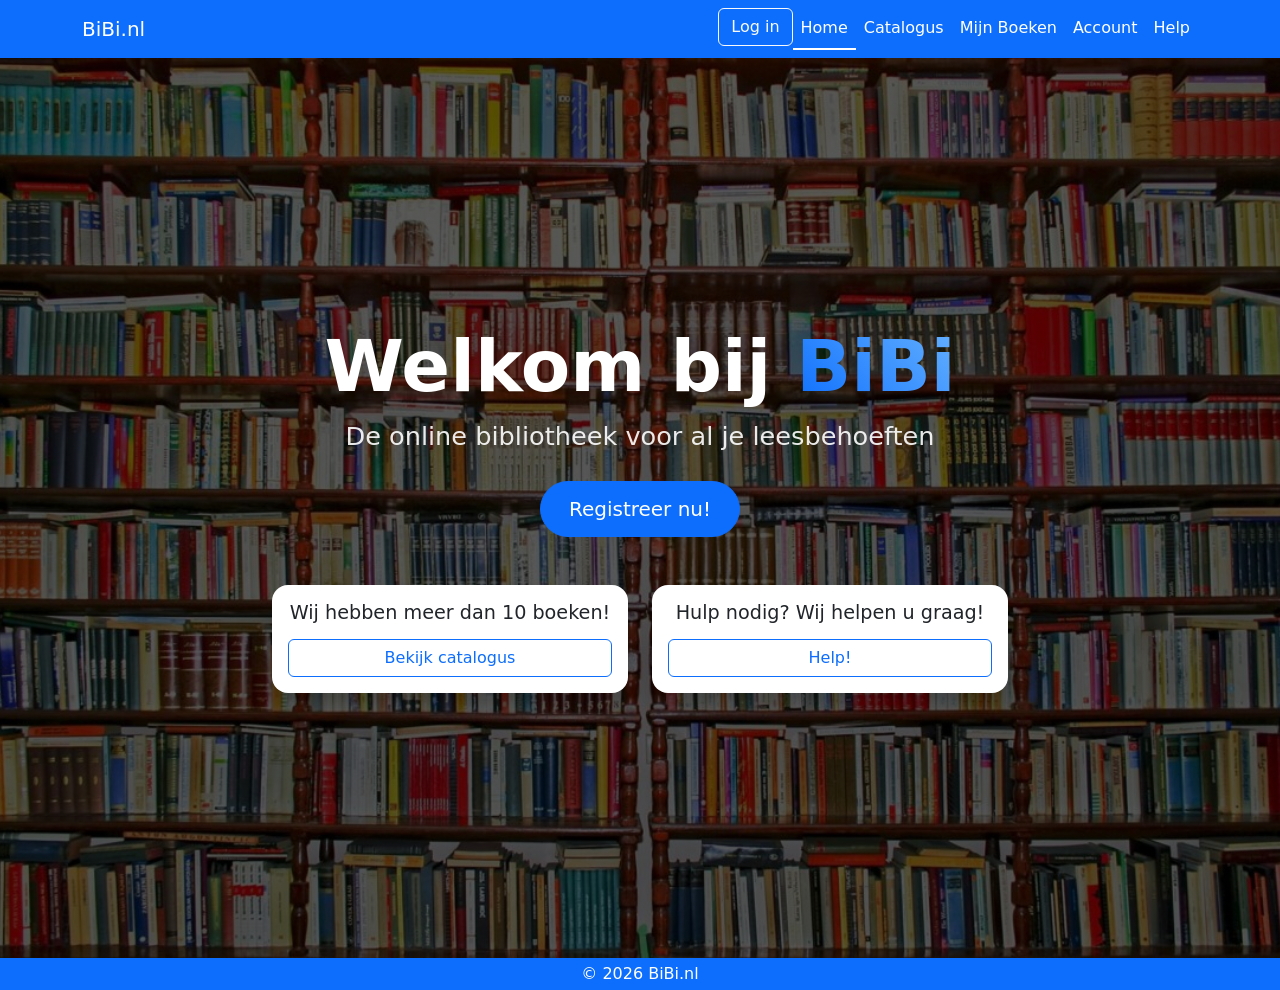
<file: index.html>
<!DOCTYPE html>
<html lang="nl">
<head>
  <meta charset="UTF-8">
  <meta name="viewport" content="width=device-width, initial-scale=1.0">
  <title>BiBi.nl</title>
  <link href="https://cdn.jsdelivr.net/npm/bootstrap@5.3.8/dist/css/bootstrap.min.css" rel="stylesheet">
  <link rel="stylesheet" href="css/style.css">
</head>
<body class="home-page">

<!-- Navbar -->
<nav class="navbar navbar-expand-lg navbar-dark bg-primary">
  <div class="container">
    <a class="navbar-brand" href="index.html">BiBi.nl</a>
    <button class="navbar-toggler" data-bs-toggle="collapse" data-bs-target="#menu">
      <span class="navbar-toggler-icon"></span>
    </button>
    <div class="collapse navbar-collapse" id="menu">
      <ul class="navbar-nav ms-auto">
        <li class="nav-item ms-3" id="nav-login">
          <a href="#" class="btn btn-outline-light" data-bs-toggle="modal" data-bs-target="#loginModal">Log in</a>
        </li>
        <li class="nav-item ms-3 d-none" id="nav-gebruiker">
          <span class="navbar-text text-white me-2">Welkom, <span id="nav-voornaam"></span>!</span>
          <a href="#" class="btn btn-outline-light" onclick="uitloggen()">Uitloggen</a>
        </li>
        <li class="nav-item"><a class="nav-link active text-white" href="index.html">Home</a></li>
        <li class="nav-item"><a class="nav-link text-white" href="catalog.html">Catalogus</a></li>
        <li class="nav-item"><a class="nav-link text-white" href="mybooks.html">Mijn Boeken</a></li>
        <li class="nav-item"><a class="nav-link text-white" href="account.html">Account</a></li>
        <li class="nav-item"><a class="nav-link text-white" href="help.html">Help</a></li>
      </ul>
    </div>
  </div>
</nav>

<!-- Hero Section -->
<section class="hero text-center">
  <div class="container">
    <h1 class="display-2 fw-bold hero-title">Welkom bij <span class="title-highlight">BiBi</span></h1>
    <p class="lead hero-subtitle">De online bibliotheek voor al je leesbehoeften</p>
    <a href="register.html" class="btn btn-primary btn-lg mb-5">Registreer nu!</a>

    <div class="row justify-content-center g-4">
      <div class="col-md-4 d-flex">
        <div class="card p-3 shadow w-100">
          <h3>Wij hebben meer dan 10 boeken!</h3>
          <a href="catalog.html" class="btn btn-outline-primary w-100">Bekijk catalogus</a>
        </div>
      </div>
      <div class="col-md-4 d-flex">
        <div class="card p-3 shadow w-100">
          <h3>Hulp nodig? Wij helpen u graag!</h3>
          <a href="help.html" class="btn btn-outline-primary w-100">Help!</a>
        </div>
      </div>
    </div>
  </div>
</section>

<!-- Login Modal -->
<div class="modal fade" id="loginModal" tabindex="-1">
  <div class="modal-dialog">
    <div class="modal-content">
      <div class="modal-header">
        <h5 class="modal-title">Inloggen</h5>
        <button type="button" class="btn-close" data-bs-dismiss="modal"></button>
      </div>
      <div class="modal-body">
        <div id="login-melding"></div>
        <form onsubmit="login(event)">
          <div class="mb-3">
            <label class="form-label">Gebruikersnaam/E-mail</label>
            <input type="text" id="login-gebruikersnaam" class="form-control" required>
          </div>
          <div class="mb-3">
            <label class="form-label">Wachtwoord</label>
            <input type="password" id="login-wachtwoord" class="form-control" required>
          </div>
          <button type="submit" class="btn btn-primary w-100">Inloggen</button>
          <a href="register.html" class="register d-block text-center text-primary mt-3">Nog geen account? Klik hier!</a>
          <a href="lostpassword.html" class="register d-block text-center text-primary mt-3">Wachtwoord vergeten?</a>
        </form>
      </div>
    </div>
  </div>
</div>

<!-- Footer -->
<footer class="footer text-center p-1">
  <p class="mb-0">© 2026 BiBi.nl</p>
</footer>

<script src="https://cdn.jsdelivr.net/npm/bootstrap@5.3.8/dist/js/bootstrap.bundle.min.js"></script>
<script src="js/login.js"></script>
</body>
</html>
</file>
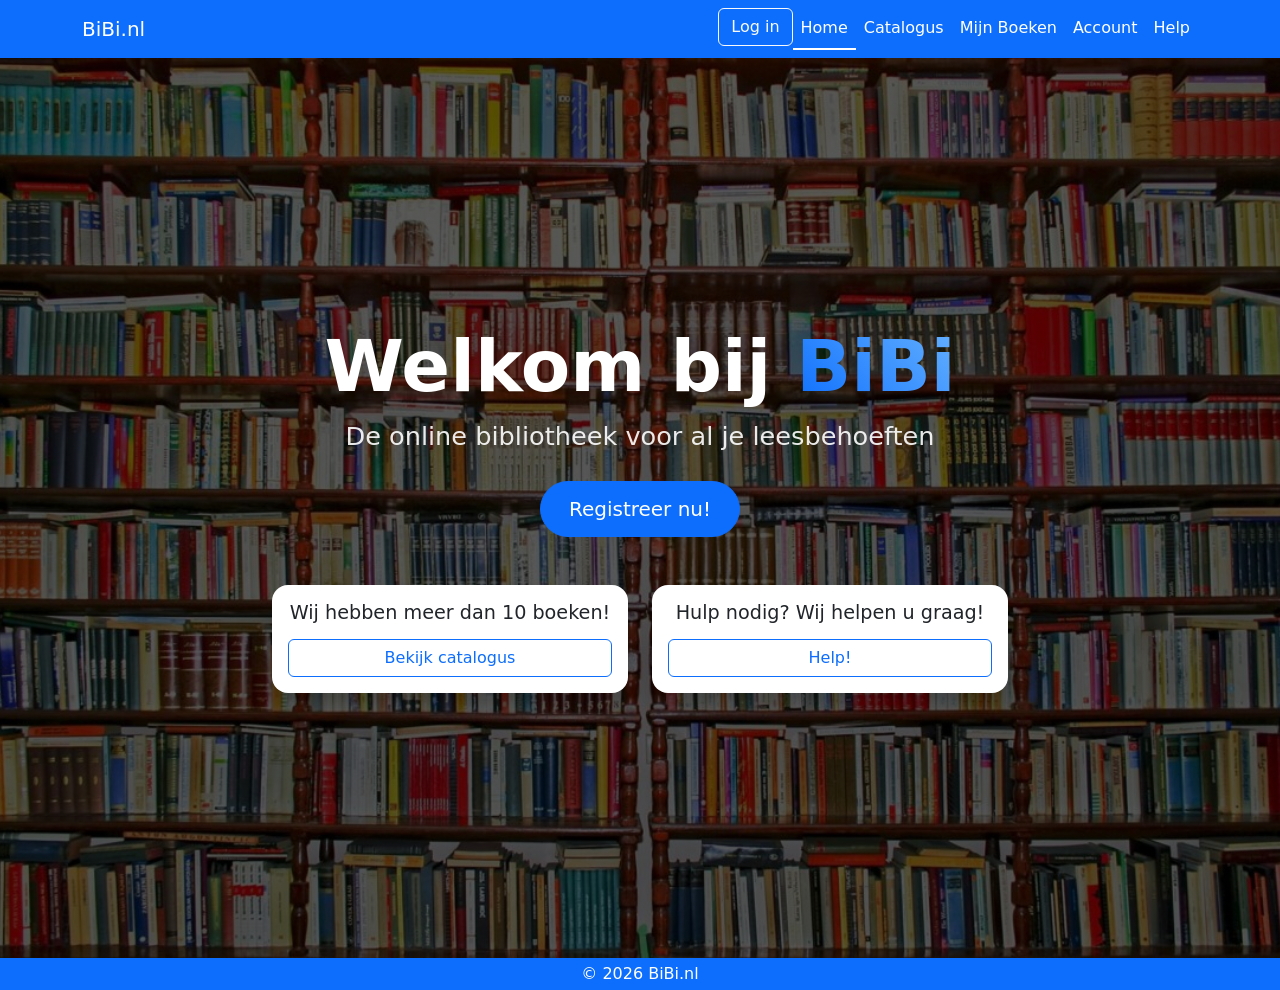
<file: account.html>
<!DOCTYPE html>
<html lang="nl">
<head>
  <meta charset="UTF-8">
  <meta name="viewport" content="width=device-width, initial-scale=1.0">
  <title>Account - BiBi.nl</title>
  <link href="https://cdn.jsdelivr.net/npm/bootstrap@5.3.8/dist/css/bootstrap.min.css" rel="stylesheet">
  <link rel="stylesheet" href="css/style.css">
</head>
<body>

<!-- Navbar -->
<nav class="navbar navbar-expand-lg navbar-dark bg-primary">
  <div class="container">
    <a class="navbar-brand" href="index.html">BiBi.nl</a>
    <button class="navbar-toggler" data-bs-toggle="collapse" data-bs-target="#menu">
      <span class="navbar-toggler-icon"></span>
    </button>
    <div class="collapse navbar-collapse" id="menu">
      <ul class="navbar-nav ms-auto">
        <li class="nav-item ms-3" id="nav-login">
          <a href="#" class="btn btn-outline-light" data-bs-toggle="modal" data-bs-target="#loginModal">Log in</a>
        </li>
        <li class="nav-item ms-3 d-none" id="nav-gebruiker">
          <span class="navbar-text text-white me-2">Welkom, <span id="nav-voornaam"></span>!</span>
          <a href="#" class="btn btn-outline-light" onclick="uitloggen()">Uitloggen</a>
        </li>
        <li class="nav-item"><a class="nav-link text-white" href="index.html">Home</a></li>
        <li class="nav-item"><a class="nav-link text-white" href="catalog.html">Catalogus</a></li>
        <li class="nav-item"><a class="nav-link text-white" href="mybooks.html">Mijn Boeken</a></li>
        <li class="nav-item"><a class="nav-link active" href="account.html">Account</a></li>
        <li class="nav-item"><a class="nav-link text-white" href="help.html">Help</a></li>
      </ul>
    </div>
  </div>
</nav>

<!-- Account Info -->
<section class="container my-5" style="max-width: 500px;">
    <h2 class="mb-4">Mijn account</h2>
    <ul class="list-group mb-4">
        <li class="list-group-item"><strong>Voornaam:</strong> <span id="account-voornaam"></span></li>
        <li class="list-group-item"><strong>Achternaam:</strong> <span id="account-achternaam"></span></li>
        <li class="list-group-item"><strong>Gebruikersnaam:</strong> <span id="account-gebruikersnaam"></span></li>
        <li class="list-group-item"><strong>Email:</strong> <span id="account-email"></span></li>
        <li class="list-group-item"><strong>Telefoonnummer:</strong> <span id="account-telefoon"></span></li>
        <li class="list-group-item"><strong>Lid sinds:</strong> <span id="account-datum"></span></li>
    </ul>
    <div class="d-flex gap-2">
        <button class="btn btn-primary">Wijzig wachtwoord</button>
        <button class="btn btn-outline-secondary" onclick="uitloggen()">Uitloggen</button>
        <button class="btn btn-danger">Verwijder account</button>
    </div>
</section>

<!-- Login Modal -->
<div class="modal fade" id="loginModal" tabindex="-1">
  <div class="modal-dialog">
    <div class="modal-content">
      <div class="modal-header">
        <h5 class="modal-title">Inloggen</h5>
        <button type="button" class="btn-close" data-bs-dismiss="modal"></button>
      </div>
      <div class="modal-body">
        <div id="login-melding"></div>
        <form onsubmit="login(event)">
          <div class="mb-3">
            <label class="form-label">Gebruikersnaam/E-mail</label>
            <input type="text" id="login-gebruikersnaam" class="form-control" required>
          </div>
          <div class="mb-3">
            <label class="form-label">Wachtwoord</label>
            <input type="password" id="login-wachtwoord" class="form-control" required>
          </div>
          <button type="submit" class="btn btn-primary w-100">Inloggen</button>
          <a href="register.html" class="d-block text-center text-primary mt-3">Nog geen account? Klik hier!</a>
          <a href="lostpassword.html" class="d-block text-center text-primary mt-3">Wachtwoord vergeten?</a>
        </form>
      </div>
    </div>
  </div>
</div>

<!-- Footer -->
<footer class="footer text-center p-1">
  <p class="mb-0">© 2026 BiBi.nl</p>
</footer>
<script src="https://cdn.jsdelivr.net/npm/bootstrap@5.3.8/dist/js/bootstrap.bundle.min.js"></script>
<script src="js/login.js"></script>
<script src="js/account.js"></script>
</body>
</html>
</file>
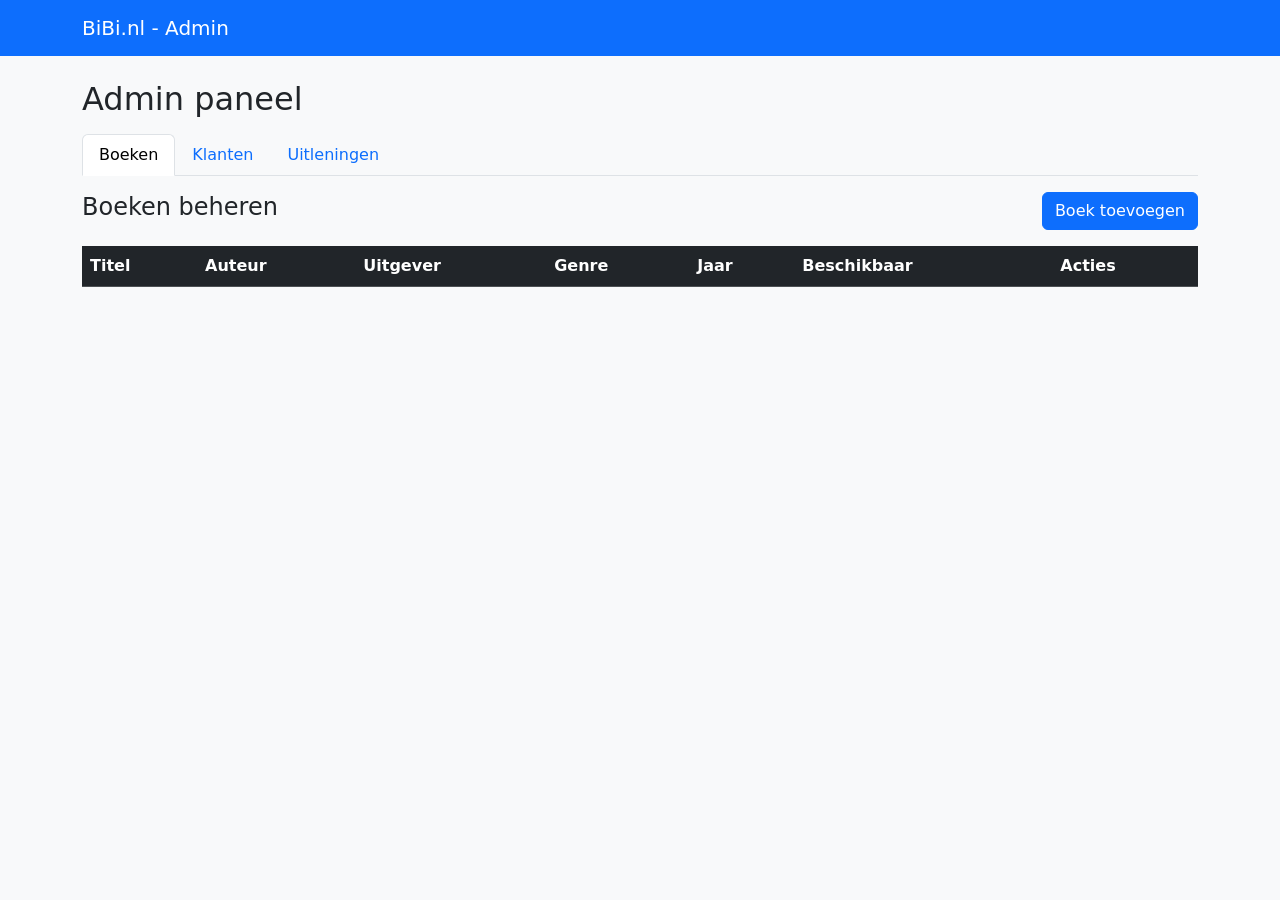
<file: admin.html>
<!DOCTYPE html>
<html lang="nl">
<head>
  <meta charset="UTF-8">
  <meta name="viewport" content="width=device-width, initial-scale=1.0">
  <title>Admin - BiBi.nl</title>
  <link href="https://cdn.jsdelivr.net/npm/bootstrap@5.3.8/dist/css/bootstrap.min.css" rel="stylesheet">
  <link rel="stylesheet" href="css/style.css">
</head>
<body>

<!-- Navbar -->
<nav class="navbar navbar-expand-lg navbar-dark bg-primary">
    <div class="container">
        <a class="navbar-brand" href="index.html">BiBi.nl - Admin</a>
    </div>
</nav>

<div class="container mt-4">
    <h2>Admin paneel</h2>

<!-- Tabbladen -->
    <ul class="nav nav-tabs mt-3" id="adminTabs">
        <li class="nav-item">
            <a class="nav-link active" data-bs-toggle="tab" href="#boeken">Boeken</a>
        </li>
        <li class="nav-item">
            <a class="nav-link" data-bs-toggle="tab" href="#klanten">Klanten</a>
        </li>
        <li class="nav-item">
            <a class="nav-link" data-bs-toggle="tab" href="#uitleningen">Uitleningen</a>
        </li>
    </ul>

    <div class="tab-content mt-3">

<!-- Tabblad: Boeken -->
        <div class="tab-pane fade show active" id="boeken">
            <div class="d-flex justify-content-between align-items-center mb-3">
                <h4>Boeken beheren</h4>
                <button class="btn btn-primary" data-bs-toggle="modal" data-bs-target="#modalBoekToevoegen">
                    Boek toevoegen
                </button>
            </div>
            <table class="table table-striped table-hover">
                <thead class="table-dark">
                    <tr>
                        <th>Titel</th>
                        <th>Auteur</th>
                        <th>Uitgever</th>
                        <th>Genre</th>
                        <th>Jaar</th>
                        <th>Beschikbaar</th>
                        <th>Acties</th>
                    </tr>
                </thead>
                <tbody id="tabel-boeken"></tbody>
            </table>
        </div>

<!-- Tabblad: Klanten -->
        <div class="tab-pane fade" id="klanten">
            <h4 class="mb-3">Klanten beheren</h4>
            <table class="table table-striped table-hover">
                <thead class="table-dark">
                    <tr>
                        <th>Naam</th>
                        <th>Gebruikersnaam</th>
                        <th>Email</th>
                        <th>Telefoon</th>
                        <th>Aangemaakt op</th>
                        <th>Acties</th>
                    </tr>
                </thead>
                <tbody id="tabel-klanten"></tbody>
            </table>
        </div>

<!-- Tabblad: Uitleningen -->
        <div class="tab-pane fade" id="uitleningen">
            <h4 class="mb-3">Uitleningen beheren</h4>
            <table class="table table-striped table-hover">
                <thead class="table-dark">
                    <tr>
                        <th>Boek</th>
                        <th>Klant</th>
                        <th>Datum uit</th>
                        <th>Datum terug</th>
                        <th>Acties</th>
                    </tr>
                </thead>
                <tbody id="tabel-uitleningen"></tbody>
            </table>
        </div>

    </div>
</div>

<!-- Modal: Boek toevoegen -->
<div class="modal fade" id="modalBoekToevoegen" tabindex="-1">
    <div class="modal-dialog">
        <div class="modal-content">
            <div class="modal-header">
                <h5 class="modal-title">Boek toevoegen</h5>
                <button type="button" class="btn-close" data-bs-dismiss="modal"></button>
            </div>
            <div class="modal-body">
                <div id="boek-melding"></div>
                <div class="mb-3">
                    <label class="form-label">Titel</label>
                    <input type="text" id="boek-titel" class="form-control" required>
                </div>
                <div class="mb-3">
                    <label class="form-label">Auteur</label>
                    <input type="text" id="boek-auteur" class="form-control" required>
                </div>
                <div class="mb-3">
                    <label class="form-label">Uitgever</label>
                    <input type="text" id="boek-uitgever" class="form-control" required>
                </div>                
                <div class="mb-3">
                    <label class="form-label">Taal</label>
                    <input type="text" id="boek-taal" class="form-control" required>
                </div>
                <div class="mb-3">
                    <label class="form-label">Aantal pagina's</label>
                    <input type="text" id="boek-aantal-paginas" class="form-control" required>
                </div>
                <div class="mb-3">
                    <label class="form-label">Genre</label>
                    <input type="text" id="boek-genre" class="form-control">
                </div>                
                <div class="mb-3">
                    <label class="form-label">ISBN</label>
                    <input type="text" id="boek-isbn" class="form-control" required>
                </div>
                <div class="mb-3">
                    <label class="form-label">Publicatie datum</label>
                    <input type="date" id="boek-publicatie-datum" class="form-control">
                </div>
            </div>
            <div class="modal-footer">
                <button type="button" class="btn btn-secondary" data-bs-dismiss="modal">Annuleren</button>
                <button type="button" class="btn btn-primary" onclick="boekToevoegen()">Opslaan</button>
            </div>
        </div>
    </div>
</div>

<script src="https://cdn.jsdelivr.net/npm/bootstrap@5.3.8/dist/js/bootstrap.bundle.min.js"></script>
<script src="js/admin.js"></script>
</body>
</html>
</file>
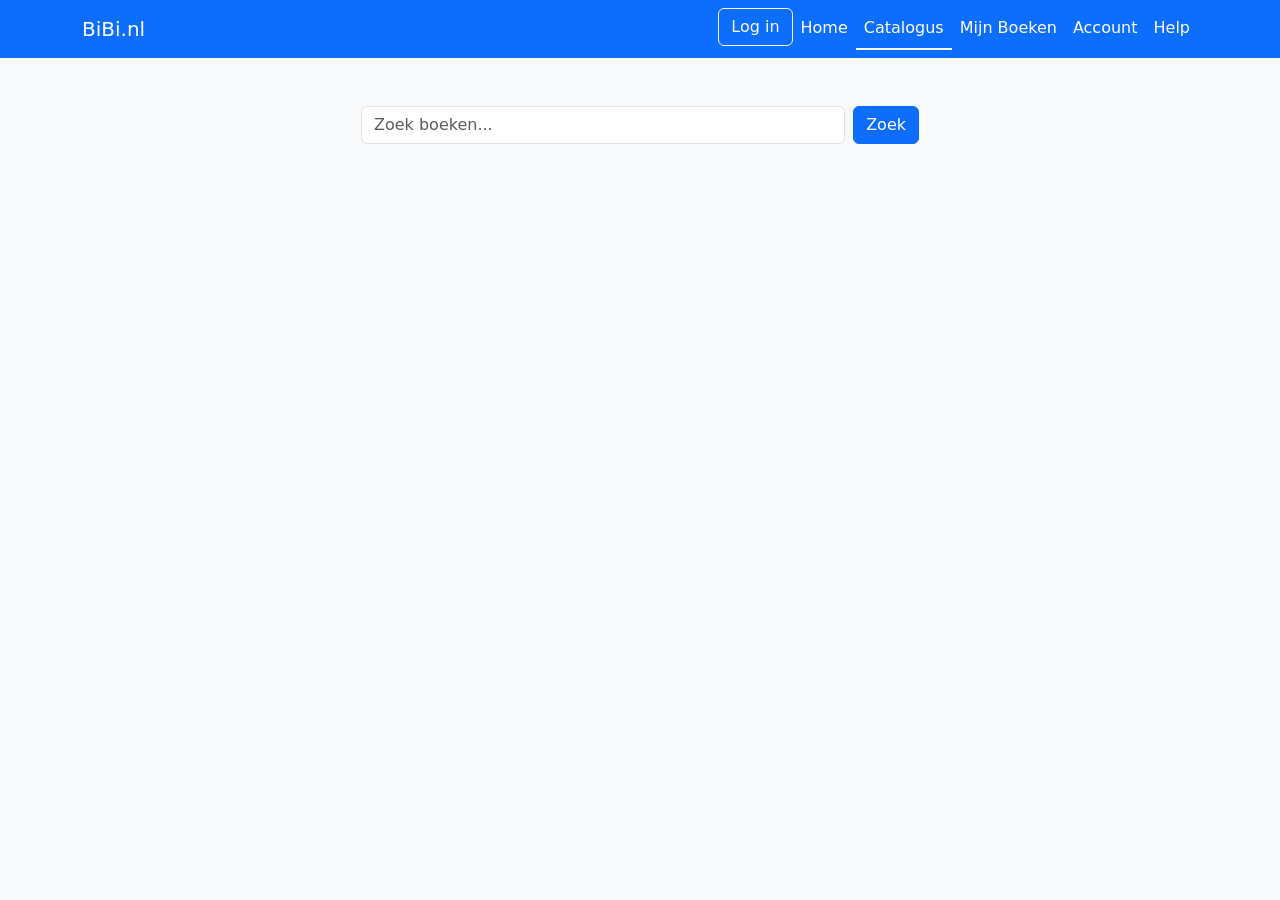
<file: catalog.html>
<!DOCTYPE html>
<html lang="nl">
<head>
  <meta charset="UTF-8">
  <meta name="viewport" content="width=device-width, initial-scale=1.0">
  <title>Catalogus - BiBi.nl</title>
  <link href="https://cdn.jsdelivr.net/npm/bootstrap@5.3.8/dist/css/bootstrap.min.css" rel="stylesheet">
  <link rel="stylesheet" href="css/style.css">
</head>
<body>

<!-- Navbar -->
<nav class="navbar navbar-expand-lg navbar-dark bg-primary">
  <div class="container">
    <a class="navbar-brand" href="index.html">BiBi.nl</a>
    <button class="navbar-toggler" data-bs-toggle="collapse" data-bs-target="#menu">
      <span class="navbar-toggler-icon"></span>
    </button>
    <div class="collapse navbar-collapse" id="menu">
      <ul class="navbar-nav ms-auto">
        <li class="nav-item ms-3" id="nav-login">
          <a href="#" class="btn btn-outline-light" data-bs-toggle="modal" data-bs-target="#loginModal">Log in</a>
        </li>
        <li class="nav-item ms-3 d-none" id="nav-gebruiker">
          <span class="navbar-text text-white me-2">Welkom, <span id="nav-voornaam"></span>!</span>
          <a href="#" class="btn btn-outline-light" onclick="uitloggen()">Uitloggen</a>
        </li>
        <li class="nav-item"><a class="nav-link text-white" href="index.html">Home</a></li>
        <li class="nav-item"><a class="nav-link active text-white" href="catalog.html">Catalogus</a></li>
        <li class="nav-item"><a class="nav-link text-white" href="mybooks.html">Mijn Boeken</a></li>
        <li class="nav-item"><a class="nav-link text-white" href="account.html">Account</a></li>
        <li class="nav-item"><a class="nav-link text-white" href="help.html">Help</a></li>
      </ul>
    </div>
  </div>
</nav>

<!-- Search Bar -->
<div class="container">
  <div class="w-50 mx-auto mt-5 mb-4">
    <form class="d-flex" onsubmit="return false;">
      <input type="text" id="search" class="form-control me-2" placeholder="Zoek boeken...">
      <button class="btn btn-primary" type="button">Zoek</button>
    </form>
  </div>
</div>

<!-- Catalog -->
<main class="flex-grow-1">
  <div class="container-fluid catalog-container">
    <div class="row" id="catalog"></div>
  </div>
</main>
<!-- Login Modal -->
<div class="modal fade" id="loginModal" tabindex="-1">
  <div class="modal-dialog">
    <div class="modal-content">
      <div class="modal-header">
        <h5 class="modal-title">Inloggen</h5>
        <button type="button" class="btn-close" data-bs-dismiss="modal"></button>
      </div>
      <div class="modal-body">
        <form>
          <div class="mb-3">
            <label class="form-label">Gebruikersnaam/E-mail</label>
            <input type="text" class="form-control">
          </div>
          <div class="mb-3">
            <label class="form-label">Wachtwoord</label>
            <input type="password" class="form-control">
          </div>
          <button type="submit" class="btn btn-primary w-100">Inloggen</button>
          <a href="register.html" class="d-block text-center text-primary mt-3">Nog geen account? Klik hier!</a>
          <a href="lostpassword.html" class="d-block text-center text-primary mt-3">Wachtwoord vergeten?</a>
        </form>
      </div>
    </div>
  </div>
</div>

<!-- view book Modal -->
<div class="modal fade" id="bookModal" tabindex="-1">
  <div class="modal-dialog modal-lg modal-dialog-centered">
   <div class="modal-content border-0 shadow-lg rounded-4">

     <div class="modal-header border-0 pb-0">
       <h3 class="modal-title fw-bold" id="modalTitle"></h3>
        <button type="button" class="btn-close" data-bs-dismiss="modal"></button>
      </div>

      <div class="modal-body text-center">

  <!-- Book image -->
  <img 
    id="modalImage"
    class="img-fluid rounded mb-3"
    style="
      max-height: 450px;
      transition: transform 0.3s ease;
      cursor: zoom-in;
    "
  >

  <!-- Front / Back buttons -->
  <div class="d-flex justify-content-center gap-2 mb-4">
    <button class="btn btn-outline-primary btn-sm" id="showFront">
      Voorkant
    </button>

    <button class="btn btn-outline-secondary btn-sm" id="showBack">
      Achterkant
    </button>
  </div>

 <!-- Book info -->
 <!-- Book info -->
<div class="text-start mt-4 px-2">

  <div class="row mb-2">
    <div class="col-5 fw-semibold">Auteur</div>
    <div class="col-7" id="modalAuthor"></div>
  </div>

  <div class="row mb-2">
    <div class="col-5 fw-semibold">Uitgever</div>
    <div class="col-7" id="modalPublisher"></div>
  </div>

  <div class="row mb-2">
    <div class="col-5 fw-semibold">Publicatiedatum</div>
    <div class="col-7" id="modalYear"></div>
  </div>

  <div class="row mb-2">
    <div class="col-5 fw-semibold">Pagina's</div>
    <div class="col-7" id="modalPages"></div>
  </div>

  <div class="row mb-2">
    <div class="col-5 fw-semibold">Genre</div>
    <div class="col-7" id="modalGenre"></div>
  </div>

  <div class="row mb-2">
    <div class="col-5 fw-semibold">ISBN</div>
    <div class="col-7" id="modalISBN"></div>
  </div>

</div>


      <div class="modal-footer border-0 pt-0">
        <button type="button"
        class="btn btn-outline-secondary px-4"
        data-bs-dismiss="modal">
  Sluiten
</button>

<button class="btn btn-primary px-4"
        id="borrowBookBtn">
  Leen boek
</button>
      </div>
    
    </div>
  </div>
</div>

<!-- Footer -->
<footer class="footer text-center p-1">
  <p class="mb-0">© 2026 BiBi.nl</p>
</footer>

<script src="https://cdn.jsdelivr.net/npm/bootstrap@5.3.8/dist/js/bootstrap.bundle.min.js"></script>
<script src="js/login.js"></script>
<script src="js/catalog.js"></script>
</body>
</html>
</file>
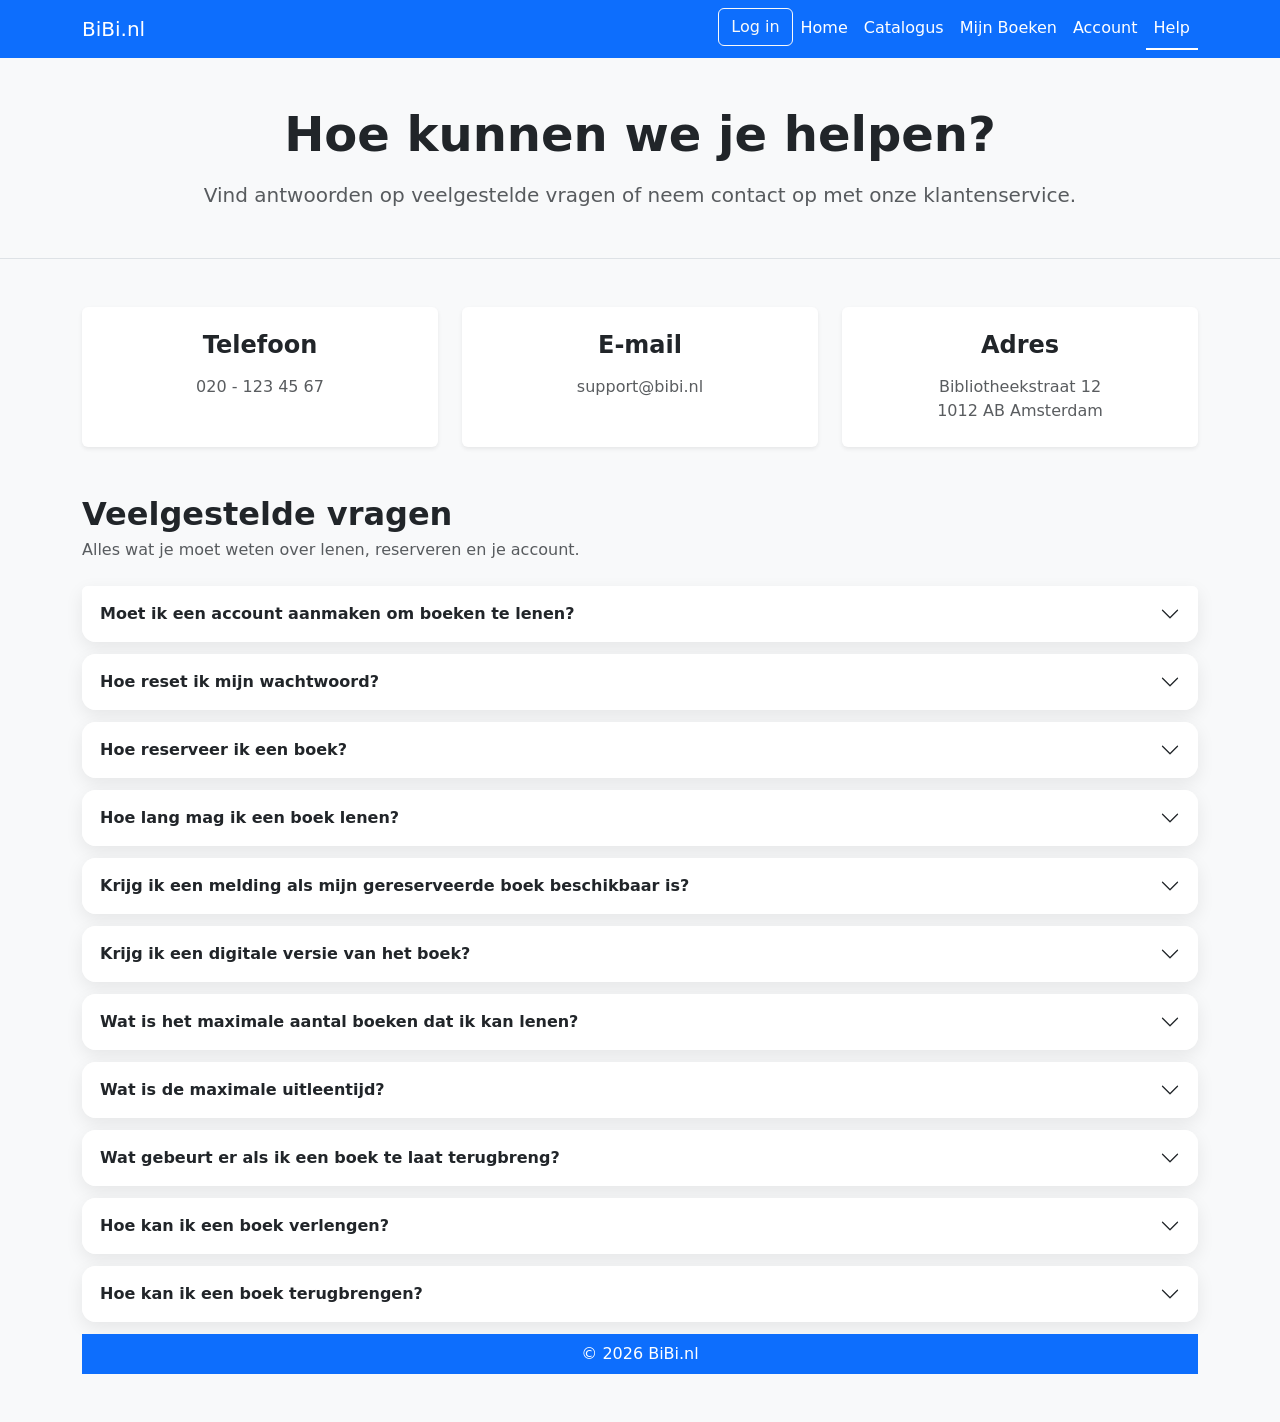
<file: help.html>
<!DOCTYPE html>
<html lang="nl">
<head>
  <meta charset="UTF-8">
  <meta name="viewport" content="width=device-width, initial-scale=1.0">
  <title>Help - BiBi.nl</title>

  <link href="https://cdn.jsdelivr.net/npm/bootstrap@5.3.8/dist/css/bootstrap.min.css" rel="stylesheet">
  <link rel="stylesheet" href="css/style.css">
</head>
<body>

<!-- Navbar -->
<nav class="navbar navbar-expand-lg navbar-dark bg-primary">
  <div class="container">
    <a class="navbar-brand" href="index.html">BiBi.nl</a>

    <button class="navbar-toggler"
            data-bs-toggle="collapse"
            data-bs-target="#menu">
      <span class="navbar-toggler-icon"></span>
    </button>

    <div class="collapse navbar-collapse" id="menu">
      <ul class="navbar-nav ms-auto">

        <li class="nav-item ms-3" id="nav-login">
          <a href="#"
             class="btn btn-outline-light"
             data-bs-toggle="modal"
             data-bs-target="#loginModal">
             Log in
          </a>
        </li>

        <li class="nav-item ms-3 d-none" id="nav-gebruiker">
          <span class="navbar-text text-white me-2">
            Welkom, <span id="nav-voornaam"></span>!
          </span>

          <a href="#"
             class="btn btn-outline-light"
             onclick="uitloggen()">
             Uitloggen
          </a>
        </li>

        <li class="nav-item">
          <a class="nav-link text-white" href="index.html">Home</a>
        </li>

        <li class="nav-item">
          <a class="nav-link text-white" href="catalog.html">Catalogus</a>
        </li>

        <li class="nav-item">
          <a class="nav-link text-white" href="mybooks.html">Mijn Boeken</a>
        </li>

        <li class="nav-item">
          <a class="nav-link text-white" href="account.html">Account</a>
        </li>

        <li class="nav-item">
          <a class="nav-link active text-white" href="help.html">Help</a>
        </li>
      </ul>
    </div>
  </div>
</nav>

<!-- HERO -->
<section class="bg-light border-bottom py-5">
  <div class="container text-center">

    <h1 class="fw-bold display-5 mb-3">
      Hoe kunnen we je helpen?
    </h1>

    <p class="text-muted fs-5 mb-0">
      Vind antwoorden op veelgestelde vragen of neem contact op met onze klantenservice.
    </p>

  </div>
</section>

<!-- CONTACT -->
<section class="container my-5">

  <div class="row g-4 mb-5">

    <div class="col-md-4">
      <div class="card border-0 shadow-sm h-100 text-center">
        <div class="card-body p-4">
          <h4 class="fw-bold mb-3">Telefoon</h4>
          <p class="text-muted mb-0">
            020 - 123 45 67
          </p>
        </div>
      </div>
    </div>

    <div class="col-md-4">
      <div class="card border-0 shadow-sm h-100 text-center">
        <div class="card-body p-4">
          <h4 class="fw-bold mb-3">E-mail</h4>
          <p class="text-muted mb-0">
            support@bibi.nl
          </p>
        </div>
      </div>
    </div>

    <div class="col-md-4">
      <div class="card border-0 shadow-sm h-100 text-center">
        <div class="card-body p-4">
          <h4 class="fw-bold mb-3">Adres</h4>
          <p class="text-muted mb-0">
            Bibliotheekstraat 12<br>
            1012 AB Amsterdam
          </p>
        </div>
      </div>
    </div>

  </div>

  <!-- FAQ -->
  <div class="d-flex justify-content-between align-items-center mb-4 flex-wrap gap-2">
    <div>
      <h2 class="fw-bold mb-1">Veelgestelde vragen</h2>
      <p class="text-muted mb-0">
        Alles wat je moet weten over lenen, reserveren en je account.
      </p>
    </div>
  </div>

  <div class="accordion" id="faqAccordion">

    <!-- 1 -->
    <div class="accordion-item">
      <h2 class="accordion-header" id="heading1">
        <button class="accordion-button collapsed"
                data-bs-toggle="collapse"
                data-bs-target="#q1">
          Moet ik een account aanmaken om boeken te lenen?
        </button>
      </h2>

      <div id="q1"
           class="accordion-collapse collapse"
           data-bs-parent="#faqAccordion"
           aria-labelledby="heading1">

        <div class="accordion-body">
          Ja, een account is nodig om boeken te lenen, reserveringen te plaatsen en je uitleengeschiedenis te bekijken.
        </div>
      </div>
    </div>

    <!-- 2 -->
    <div class="accordion-item">
      <h2 class="accordion-header" id="heading2">
        <button class="accordion-button collapsed"
                data-bs-toggle="collapse"
                data-bs-target="#q2">
          Hoe reset ik mijn wachtwoord?
        </button>
      </h2>

      <div id="q2"
           class="accordion-collapse collapse"
           data-bs-parent="#faqAccordion"
           aria-labelledby="heading2">

        <div class="accordion-body">
          Klik op “Wachtwoord vergeten?” op de inlogpagina en volg de instructies in de e-mail.
        </div>
      </div>
    </div>

    <!-- 3 -->
    <div class="accordion-item">
      <h2 class="accordion-header" id="heading3">
        <button class="accordion-button collapsed"
                data-bs-toggle="collapse"
                data-bs-target="#q3">
          Hoe reserveer ik een boek?
        </button>
      </h2>

      <div id="q3"
           class="accordion-collapse collapse"
           data-bs-parent="#faqAccordion"
           aria-labelledby="heading3">

        <div class="accordion-body">
          Via de catalogus kun je een boek selecteren en reserveren wanneer het momenteel niet beschikbaar is.
        </div>
      </div>
    </div>

    <!-- 4 -->
    <div class="accordion-item">
      <h2 class="accordion-header" id="heading4">
        <button class="accordion-button collapsed"
                data-bs-toggle="collapse"
                data-bs-target="#q4">
          Hoe lang mag ik een boek lenen?
        </button>
      </h2>

      <div id="q4"
           class="accordion-collapse collapse"
           data-bs-parent="#faqAccordion"
           aria-labelledby="heading4">

        <div class="accordion-body">
          De standaard uitleentijd is 3 weken. Verlengen is mogelijk zolang er geen actieve reserveringen zijn.
        </div>
      </div>
    </div>

   <!-- 5 -->
<div class="accordion-item">
  <h2 class="accordion-header">
    <button class="accordion-button collapsed" data-bs-toggle="collapse" data-bs-target="#q5">
      Krijg ik een melding als mijn gereserveerde boek beschikbaar is?
    </button>
  </h2>
  <div id="q5" class="accordion-collapse collapse" data-bs-parent="#faqAccordion">
    <div class="accordion-body">
      Op dit moment kun je je reserveringen bekijken via “Mijn Boeken”.
    </div>
  </div>
</div>

<!-- 6 -->
<div class="accordion-item">
  <h2 class="accordion-header">
    <button class="accordion-button collapsed" data-bs-toggle="collapse" data-bs-target="#q6">
      Krijg ik een digitale versie van het boek?
    </button>
  </h2>
  <div id="q6" class="accordion-collapse collapse" data-bs-parent="#faqAccordion">
    <div class="accordion-body">
      Nee, momenteel zijn alleen fysieke boeken beschikbaar.
    </div>
  </div>
</div>

<!-- 9 -->
<div class="accordion-item">
  <h2 class="accordion-header">
    <button class="accordion-button collapsed" data-bs-toggle="collapse" data-bs-target="#q9">
      Wat is het maximale aantal boeken dat ik kan lenen?
    </button>
  </h2>
  <div id="q9" class="accordion-collapse collapse" data-bs-parent="#faqAccordion">
    <div class="accordion-body">
      Er is momenteel geen vaste limiet ingesteld.
    </div>
  </div>
</div>

<!-- 10 -->
<div class="accordion-item">
  <h2 class="accordion-header">
    <button class="accordion-button collapsed" data-bs-toggle="collapse" data-bs-target="#q10">
      Wat is de maximale uitleentijd?
    </button>
  </h2>
  <div id="q10" class="accordion-collapse collapse" data-bs-parent="#faqAccordion">
    <div class="accordion-body">
      Boeken blijven geleend totdat ze worden teruggebracht.
    </div>
  </div>
</div>

<!-- 11 -->
<div class="accordion-item">
  <h2 class="accordion-header">
    <button class="accordion-button collapsed" data-bs-toggle="collapse" data-bs-target="#q11">
      Wat gebeurt er als ik een boek te laat terugbreng?
    </button>
  </h2>
  <div id="q11" class="accordion-collapse collapse" data-bs-parent="#faqAccordion">
    <div class="accordion-body">
      Op dit moment worden er nog geen automatische boetes verwerkt.
    </div>
  </div>
</div>

<!-- 13 -->
<div class="accordion-item">
  <h2 class="accordion-header">
    <button class="accordion-button collapsed" data-bs-toggle="collapse" data-bs-target="#q13">
      Hoe kan ik een boek verlengen?
    </button>
  </h2>
  <div id="q13" class="accordion-collapse collapse" data-bs-parent="#faqAccordion">
    <div class="accordion-body">
      Verlengen is momenteel nog niet beschikbaar.
    </div>
  </div>
</div>

<!-- 15 -->
<div class="accordion-item">
  <h2 class="accordion-header">
    <button class="accordion-button collapsed" data-bs-toggle="collapse" data-bs-target="#q15">
      Hoe kan ik een boek terugbrengen?
    </button>
  </h2>
  <div id="q15" class="accordion-collapse collapse" data-bs-parent="#faqAccordion">
    <div class="accordion-body">
      Via “Mijn Boeken” kun je een geleend boek terugbrengen.
    </div>
  </div>
</div>

<!-- Login Modal -->
<div class="modal fade" id="loginModal" tabindex="-1">
  <div class="modal-dialog">
    <div class="modal-content">

      <div class="modal-header">
        <h5 class="modal-title">Inloggen</h5>

        <button type="button"
                class="btn-close"
                data-bs-dismiss="modal">
        </button>
      </div>

      <div class="modal-body">

        <form>

          <div class="mb-3">
            <label class="form-label">Gebruikersnaam/E-mail</label>
            <input type="text" class="form-control">
          </div>

          <div class="mb-3">
            <label class="form-label">Wachtwoord</label>
            <input type="password" class="form-control">
          </div>

          <button type="submit"
                  class="btn btn-primary w-100">
                  Inloggen
          </button>

          <a href="register.html"
             class="d-block text-center text-primary mt-3">
             Nog geen account? Klik hier!
          </a>

          <a href="lostpassword.html"
             class="d-block text-center text-primary mt-3">
             Wachtwoord vergeten?
          </a>

        </form>
      </div>
    </div>
  </div>
</div>

<!-- Footer -->
<footer class="footer text-center p-2">
  <p class="mb-0">© 2026 BiBi.nl</p>
</footer>

<script src="https://cdn.jsdelivr.net/npm/bootstrap@5.3.8/dist/js/bootstrap.bundle.min.js"></script>
<script src="js/login.js"></script>

</body>
</html>
</file>
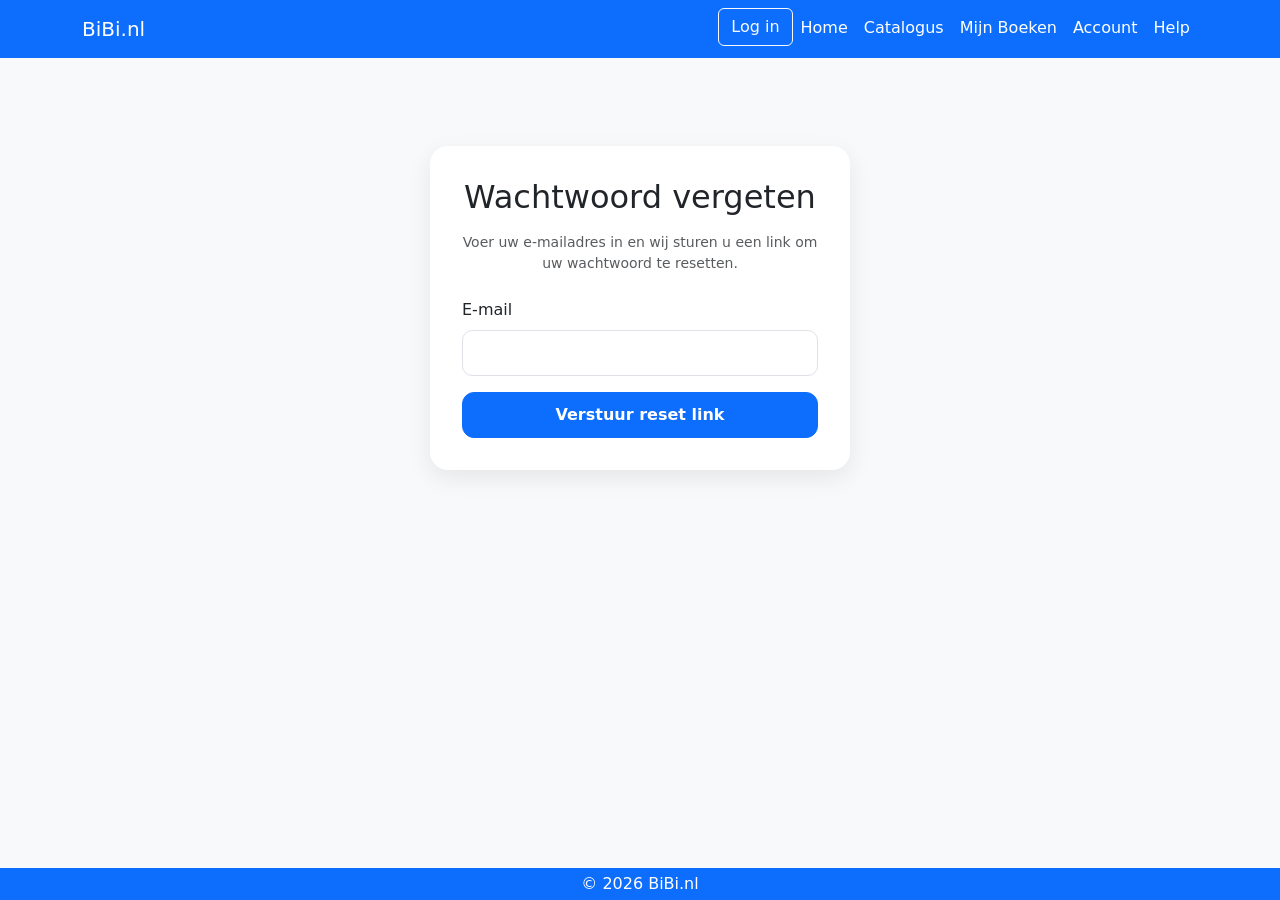
<file: lostpassword.html>
<!DOCTYPE html>
<html lang="nl">
<head>
  <meta charset="UTF-8">
  <meta name="viewport" content="width=device-width, initial-scale=1.0">
  <title>Wachtwoord vergeten - BiBi.nl</title>
  <link href="https://cdn.jsdelivr.net/npm/bootstrap@5.3.8/dist/css/bootstrap.min.css" rel="stylesheet">
  <link rel="stylesheet" href="css/style.css">
</head>
<body class="lostpassword-page">

<!-- Navbar -->
<nav class="navbar navbar-expand-lg navbar-dark bg-primary">
  <div class="container">
    <a class="navbar-brand" href="index.html">BiBi.nl</a>
    <button class="navbar-toggler" data-bs-toggle="collapse" data-bs-target="#menu">
      <span class="navbar-toggler-icon"></span>
    </button>
    <div class="collapse navbar-collapse" id="menu">
      <ul class="navbar-nav ms-auto">
        <li class="nav-item ms-3" id="nav-login">
          <a href="#" class="btn btn-outline-light" data-bs-toggle="modal" data-bs-target="#loginModal">Log in</a>
        </li>
        <li class="nav-item ms-3 d-none" id="nav-gebruiker">
          <span class="navbar-text text-white me-2">Welkom, <span id="nav-voornaam"></span>!</span>
          <a href="#" class="btn btn-outline-light" onclick="uitloggen()">Uitloggen</a>
        </li>
        <li class="nav-item"><a class="nav-link text-white" href="index.html">Home</a></li>
        <li class="nav-item"><a class="nav-link text-white" href="catalog.html">Catalogus</a></li>
        <li class="nav-item"><a class="nav-link text-white" href="mybooks.html">Mijn Boeken</a></li>
        <li class="nav-item"><a class="nav-link text-white" href="account.html">Account</a></li>
        <li class="nav-item"><a class="nav-link text-white" href="help.html">Help</a></li>
      </ul>
    </div>
  </div>
</nav>

<!-- Lost Password Form -->
<section class="container my-5">
  <div class="mx-auto lostpassword-box">

    <form>

      <h2 class="mb-3 text-center">Wachtwoord vergeten</h2>

      <p class="form-text mb-4 text-center">
        Voer uw e-mailadres in en wij sturen u een link om uw wachtwoord te resetten.
      </p>

      <div class="mb-3">
        <label for="email" class="form-label">E-mail</label>

        <input
          type="email"
          id="email"
          class="form-control"
          required
        >
      </div>

      <button type="submit" class="btn btn-primary w-100">
        Verstuur reset link
      </button>

    </form>

  </div>
</section>

<!-- Login Modal -->
<div class="modal fade" id="loginModal" tabindex="-1">
  <div class="modal-dialog">
    <div class="modal-content">

      <div class="modal-header">
        <h5 class="modal-title">Inloggen</h5>
        <button type="button" class="btn-close" data-bs-dismiss="modal"></button>
      </div>

      <div class="modal-body">
        <form>

          <div class="mb-3">
            <label class="form-label">Gebruikersnaam/E-mail</label>
            <input type="text" class="form-control">
          </div>

          <div class="mb-3">
            <label class="form-label">Wachtwoord</label>
            <input type="password" class="form-control">
          </div>

          <button type="submit" class="btn btn-primary w-100">
            Inloggen
          </button>

          <a href="register.html" class="d-block text-center text-primary mt-3">
            Nog geen account? Klik hier!
          </a>

          <a href="lostpassword.html" class="d-block text-center text-primary mt-3">
            Wachtwoord vergeten?
          </a>

        </form>
      </div>

    </div>
  </div>
</div>

<!-- Footer -->
<footer class="footer text-center p-1">
  <p class="mb-0">© 2026 BiBi.nl</p>
</footer>

<script src="https://cdn.jsdelivr.net/npm/bootstrap@5.3.8/dist/js/bootstrap.bundle.min.js"></script>
<script src="js/login.js"></script>
</body>
</html>
</file>
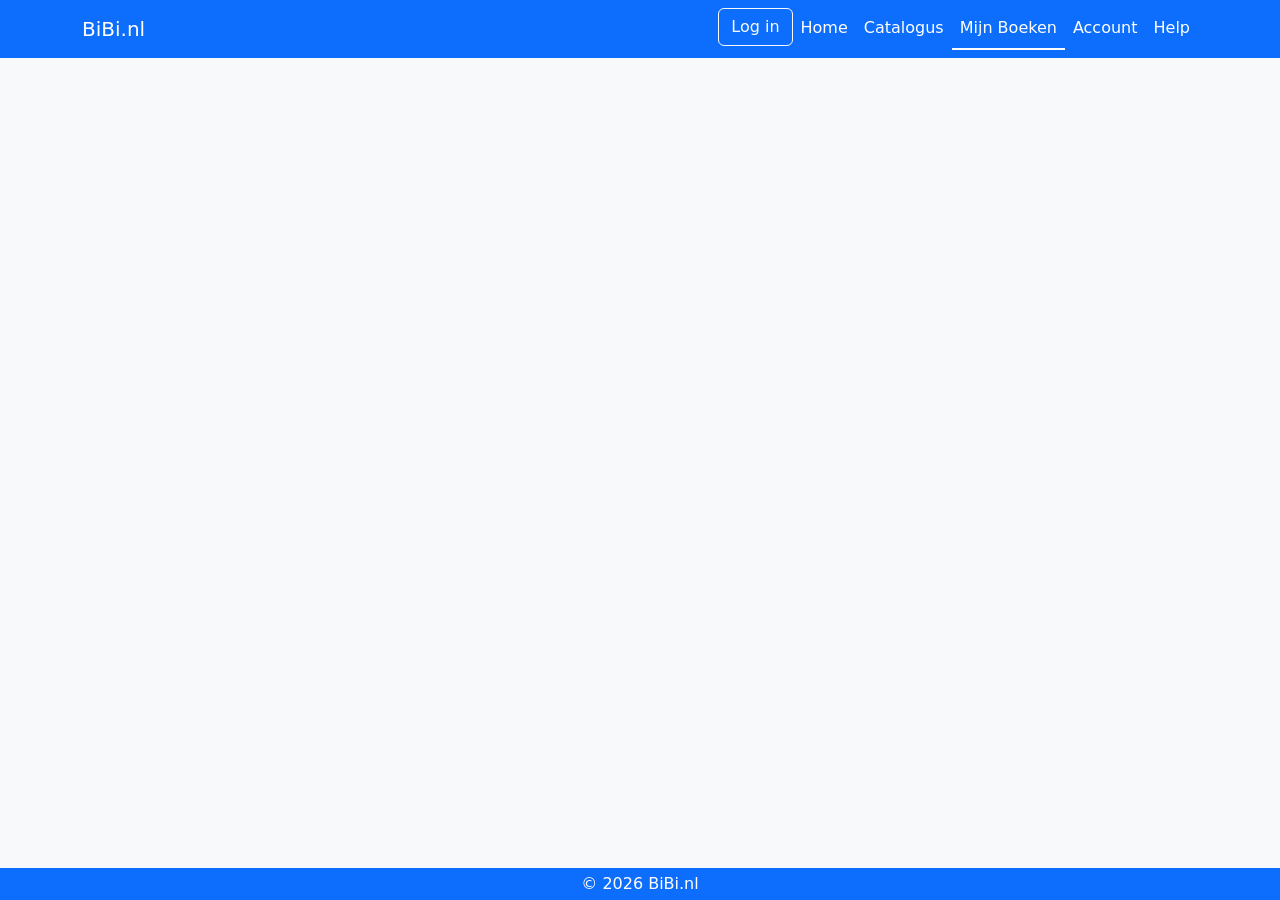
<file: mybooks.html>
<!DOCTYPE html>
<html lang="nl">
<head>
  <meta charset="UTF-8">
  <meta name="viewport" content="width=device-width, initial-scale=1.0">
  <title>Mijn Boeken - BiBi.nl</title>
  <link href="https://cdn.jsdelivr.net/npm/bootstrap@5.3.8/dist/css/bootstrap.min.css" rel="stylesheet">
  <link rel="stylesheet" href="css/style.css">
</head>
<body>

<!-- Navbar -->
<nav class="navbar navbar-expand-lg navbar-dark bg-primary">
  <div class="container">
    <a class="navbar-brand" href="index.html">BiBi.nl</a>
    <button class="navbar-toggler" data-bs-toggle="collapse" data-bs-target="#menu">
      <span class="navbar-toggler-icon"></span>
    </button>
    <div class="collapse navbar-collapse" id="menu">
      <ul class="navbar-nav ms-auto">
        <li class="nav-item ms-3" id="nav-login">
          <a href="#" class="btn btn-outline-light" data-bs-toggle="modal" data-bs-target="#loginModal">Log in</a>
        </li>
        <li class="nav-item ms-3 d-none" id="nav-gebruiker">
          <span class="navbar-text text-white me-2">Welkom, <span id="nav-voornaam"></span>!</span>
          <a href="#" class="btn btn-outline-light" onclick="uitloggen()">Uitloggen</a>
        </li>
        <li class="nav-item"><a class="nav-link text-white" href="index.html">Home</a></li>
        <li class="nav-item"><a class="nav-link text-white" href="catalog.html">Catalogus</a></li>
        <li class="nav-item"><a class="nav-link active text-white" href="mybooks.html">Mijn Boeken</a></li>
        <li class="nav-item"><a class="nav-link text-white" href="account.html">Account</a></li>
        <li class="nav-item"><a class="nav-link text-white" href="help.html">Help</a></li>
      </ul>
    </div>
  </div>
</nav>

<!-- My Books Content -->
<section class="container my-5">
  <div class="row" id="mybooks"></div>
</section>

<!-- Login Modal -->
<div class="modal fade" id="loginModal" tabindex="-1">
  <div class="modal-dialog">
    <div class="modal-content">
      <div class="modal-header">
        <h5 class="modal-title">Inloggen</h5>
        <button type="button" class="btn-close" data-bs-dismiss="modal"></button>
      </div>
      <div class="modal-body">
        <form>
          <div class="mb-3">
            <label class="form-label">Gebruikersnaam/E-mail</label>
            <input type="text" class="form-control">
          </div>
          <div class="mb-3">
            <label class="form-label">Wachtwoord</label>
            <input type="password" class="form-control">
          </div>
          <button type="submit" class="btn btn-primary w-100">Inloggen</button>
          <a href="register.html" class="d-block text-center text-primary mt-3">Nog geen account? Klik hier!</a>
          <a href="lostpassword.html" class="d-block text-center text-primary mt-3">Wachtwoord vergeten?</a>
        </form>
      </div>
    </div>
  </div>
</div>

<!-- Footer -->
<footer class="footer text-center p-1">
  <p class="mb-0">© 2026 BiBi.nl</p>
</footer>

<script src="https://cdn.jsdelivr.net/npm/bootstrap@5.3.8/dist/js/bootstrap.bundle.min.js"></script>
<script src="js/mybooks.js"></script>
<script src="js/login.js"></script>
</body>
</html>
</file>
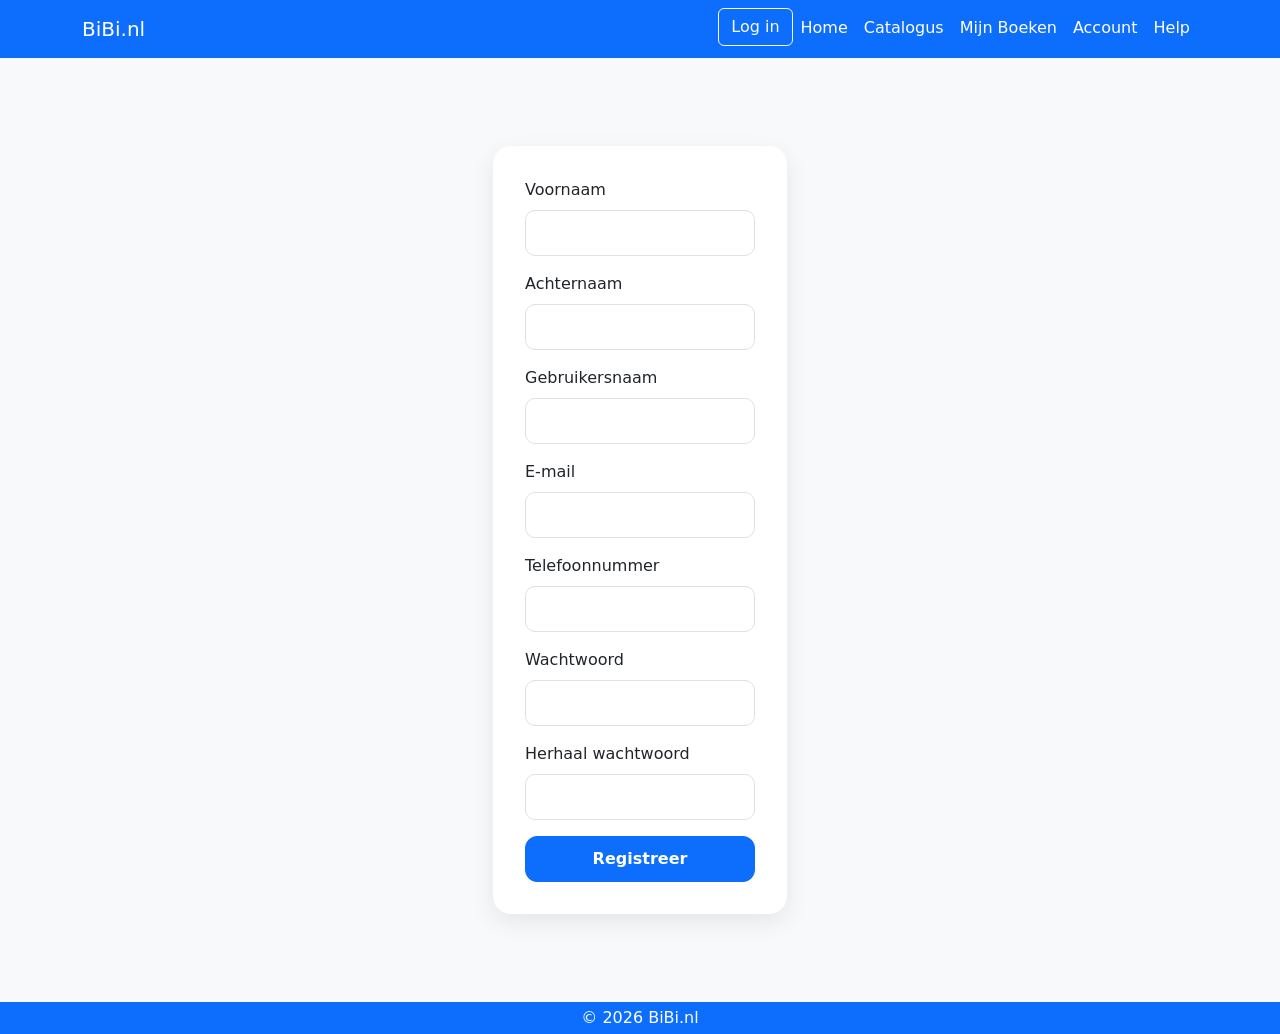
<file: register.html>
<!DOCTYPE html>
<html lang="nl">
<head>
  <meta charset="UTF-8">
  <meta name="viewport" content="width=device-width, initial-scale=1.0">
  <title>Register - BiBi.nl</title>
  <link href="https://cdn.jsdelivr.net/npm/bootstrap@5.3.8/dist/css/bootstrap.min.css" rel="stylesheet">
  <link rel="stylesheet" href="css/style.css">
</head>
<body class="register-page">

<!-- Navbar -->
<nav class="navbar navbar-expand-lg navbar-dark bg-primary">
  <div class="container">
    <a class="navbar-brand" href="index.html">BiBi.nl</a>
    <button class="navbar-toggler" data-bs-toggle="collapse" data-bs-target="#menu">
      <span class="navbar-toggler-icon"></span>
    </button>
    <div class="collapse navbar-collapse" id="menu">
      <ul class="navbar-nav ms-auto">
        <li class="nav-item ms-3" id="nav-login">
          <a href="#" class="btn btn-outline-light" data-bs-toggle="modal" data-bs-target="#loginModal">Log in</a>
        </li>
        <li class="nav-item ms-3 d-none" id="nav-gebruiker">
          <span class="navbar-text text-white me-2">Welkom, <span id="nav-voornaam"></span>!</span>
          <a href="#" class="btn btn-outline-light" onclick="uitloggen()">Uitloggen</a>
        </li>
        <li class="nav-item"><a class="nav-link text-white" href="index.html">Home</a></li>
        <li class="nav-item"><a class="nav-link text-white" href="catalog.html">Catalogus</a></li>
        <li class="nav-item"><a class="nav-link text-white" href="mybooks.html">Mijn Boeken</a></li>
        <li class="nav-item"><a class="nav-link text-white" href="account.html">Account</a></li>
        <li class="nav-item"><a class="nav-link text-white" href="help.html">Help</a></li>
      </ul>
    </div>
  </div>
</nav>

<!-- Register Form -->
<section class="container my-5">
  <div class="mx-auto register-box">

    <form onsubmit="registreer(event)" novalidate>

      <!-- Voornaam -->
      <div class="mb-3">
        <label for="voornaam" class="form-label">Voornaam</label>
        <input type="text" id="voornaam" class="form-control" minlength="2" maxlength="50" required>
        <div class="invalid-feedback">Vul een geldige voornaam in.</div>
      </div>

      <!-- Achternaam -->
      <div class="mb-3">
        <label for="achternaam" class="form-label">Achternaam</label>
        <input type="text" id="achternaam" class="form-control" minlength="2" maxlength="50" required>
        <div class="invalid-feedback">Vul een geldige achternaam in.</div>
      </div>

      <!-- Gebruikersnaam -->
      <div class="mb-3">
        <label for="gebruikersnaam" class="form-label">Gebruikersnaam</label>
        <input type="text" id="gebruikersnaam" class="form-control" minlength="3" maxlength="30" required>
        <div class="invalid-feedback">Minimaal 3 tekens verplicht.</div>
      </div>

      <!-- Email -->
      <div class="mb-3">
        <label for="email" class="form-label">E-mail</label>
        <input type="email" id="email" class="form-control" maxlength="255" required>
        <div class="invalid-feedback">Vul een geldig e-mailadres in.</div>
      </div>

      <!-- Telefoon -->
      <div class="mb-3">
        <label for="telefoonnummer" class="form-label">Telefoonnummer</label>
        <input type="tel" id="telefoonnummer" class="form-control" pattern="[0-9+\-\s]{8,20}">
        <div class="invalid-feedback">Vul een geldig telefoonnummer in.</div>
      </div>

      <!-- Wachtwoord -->
      <div class="mb-3">
        <label for="wachtwoord" class="form-label">Wachtwoord</label>
        <input type="password" id="wachtwoord" class="form-control" minlength="6" required>
        <div class="invalid-feedback">Minimaal 6 tekens.</div>
      </div>

      <!-- Herhaal wachtwoord -->
      <div class="mb-3">
        <label for="wachtwoord_herhaald" class="form-label">Herhaal wachtwoord</label>
        <input type="password" id="wachtwoord_herhaald" class="form-control" minlength="6" required>
        <div class="invalid-feedback">Herhaal het wachtwoord correct.</div>
      </div>

      <button type="submit" class="btn btn-primary w-100">
        Registreer
      </button>

    </form>

  </div>
</section>

<!-- Login Modal -->
<div class="modal fade" id="loginModal" tabindex="-1">
  <div class="modal-dialog">
    <div class="modal-content">
      <div class="modal-header">
        <h5 class="modal-title">Inloggen</h5>
        <button type="button" class="btn-close" data-bs-dismiss="modal"></button>
      </div>
      <div class="modal-body">
        <form>
          <div class="mb-3">
            <label class="form-label">Gebruikersnaam/E-mail</label>
            <input type="text" class="form-control">
          </div>
          <div class="mb-3">
            <label class="form-label">Wachtwoord</label>
            <input type="password" class="form-control">
          </div>
          <button type="submit" class="btn btn-primary w-100">Inloggen</button>
          <a href="register.html" class="d-block text-center text-primary mt-3">Nog geen account? Klik hier!</a>
          <a href="lostpassword.html" class="d-block text-center text-primary mt-3">Wachtwoord vergeten?</a>
        </form>
      </div>
    </div>
  </div>
</div>

<!-- Footer -->
<footer class="footer text-center p-1">
  <p class="mb-0">© 2026 BiBi.nl</p>
</footer>

<script src="https://cdn.jsdelivr.net/npm/bootstrap@5.3.8/dist/js/bootstrap.bundle.min.js"></script>
<script src="js/login.js"></script>
<script src="js/register.js"></script>
</body>
</html>
</file>
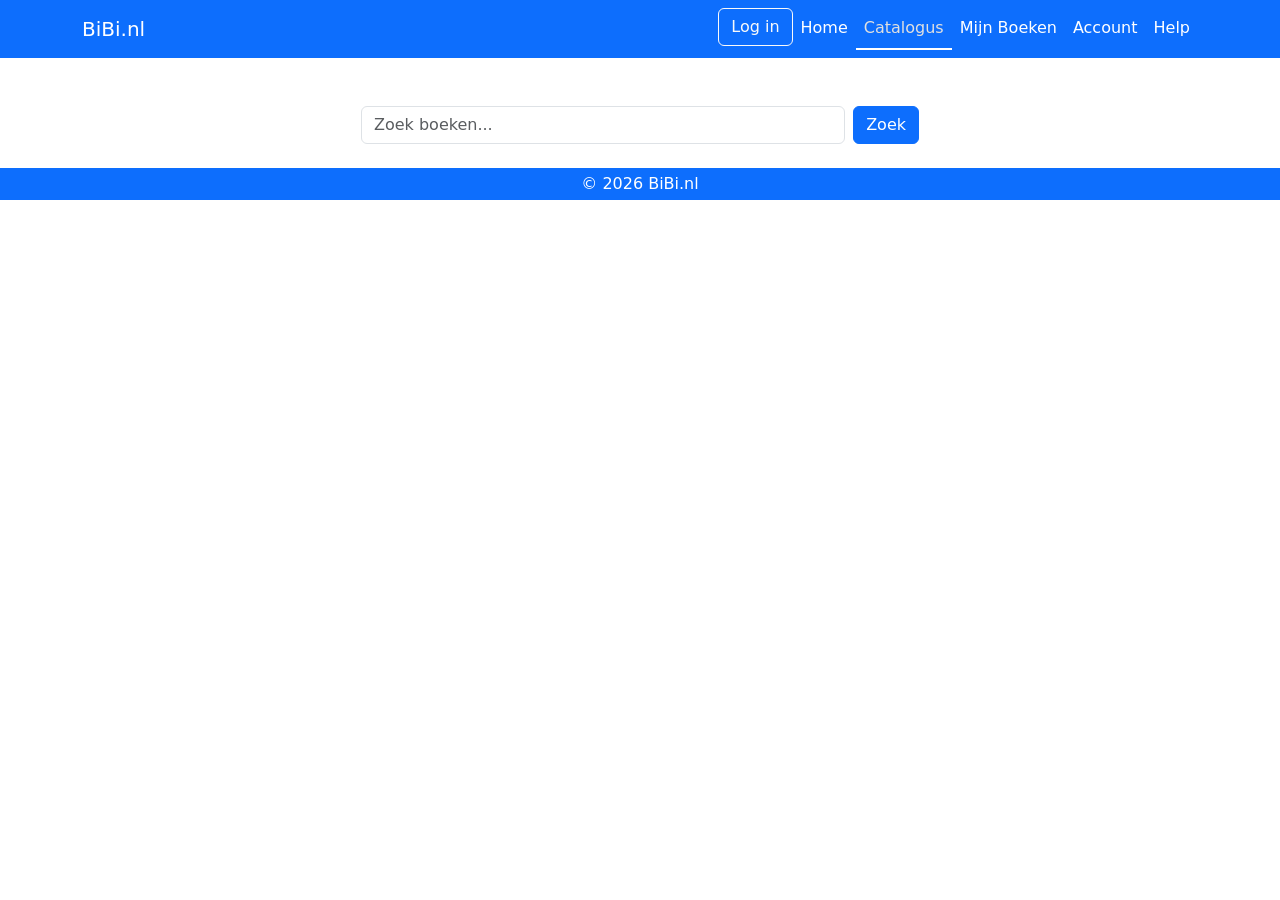
<file: frontend/catalog.html>
<!DOCTYPE html>
<html lang="nl">
<head>
  <meta charset="UTF-8">
  <meta name="viewport" content="width=device-width, initial-scale=1.0">
  <title>Catalogus - BiBi.nl</title>
  <link href="https://cdn.jsdelivr.net/npm/bootstrap@5.3.8/dist/css/bootstrap.min.css" rel="stylesheet">
  <link rel="stylesheet" href="css/style.css">
</head>
<body>

<!-- Navbar -->
<nav class="navbar navbar-expand-lg navbar-dark bg-primary">
  <div class="container">
    <a class="navbar-brand" href="index.html">BiBi.nl</a>
    <button class="navbar-toggler" data-bs-toggle="collapse" data-bs-target="#menu">
      <span class="navbar-toggler-icon"></span>
    </button>
    <div class="collapse navbar-collapse" id="menu">
      <ul class="navbar-nav ms-auto">
        <li class="nav-item ms-3">
          <a href="#" class="btn btn-outline-light" data-bs-toggle="modal" data-bs-target="#loginModal">Log in</a>
        </li>
        <li class="nav-item"><a class="nav-link text-white" href="index.html">Home</a></li>
        <li class="nav-item"><a class="nav-link active" href="catalog.html">Catalogus</a></li>
        <li class="nav-item"><a class="nav-link text-white" href="mybooks.html">Mijn Boeken</a></li>
        <li class="nav-item"><a class="nav-link text-white" href="account.html">Account</a></li>
        <li class="nav-item"><a class="nav-link text-white" href="help.html">Help</a></li>
      </ul>
    </div>
  </div>
</nav>

<!-- Search Bar -->
<div class="container">
  <div class="w-50 mx-auto mt-5 mb-4">
    <form class="d-flex" onsubmit="return false;">
      <input type="text" id="search" class="form-control me-2" placeholder="Zoek boeken...">
      <button class="btn btn-primary" type="button">Zoek</button>
    </form>
  </div>
</div>

<!-- Catalog -->
<div class="catalog-container">
  <div class="row" id="catalog"></div>
</div>

<!-- Login Modal -->
<div class="modal fade" id="loginModal" tabindex="-1">
  <div class="modal-dialog">
    <div class="modal-content">
      <div class="modal-header">
        <h5 class="modal-title">Inloggen</h5>
        <button type="button" class="btn-close" data-bs-dismiss="modal"></button>
      </div>
      <div class="modal-body">
        <form>
          <div class="mb-3">
            <label class="form-label">Gebruikersnaam/E-mail</label>
            <input type="text" class="form-control">
          </div>
          <div class="mb-3">
            <label class="form-label">Wachtwoord</label>
            <input type="password" class="form-control">
          </div>
          <button type="submit" class="btn btn-primary w-100">Inloggen</button>
          <a href="register.html" class="d-block text-center text-primary mt-3">Nog geen account? Klik hier!</a>
          <a href="lostpassword.html" class="d-block text-center text-primary mt-3">Wachtwoord vergeten?</a>
        </form>
      </div>
    </div>
  </div>
</div>

<!-- Footer -->
<footer class="footer text-center p-1">
  <p class="mb-0">© 2026 BiBi.nl</p>
</footer>

<script src="https://cdn.jsdelivr.net/npm/bootstrap@5.3.8/dist/js/bootstrap.bundle.min.js"></script>
<script src="js/catalog.js"></script>
</body>
</html>
</file>
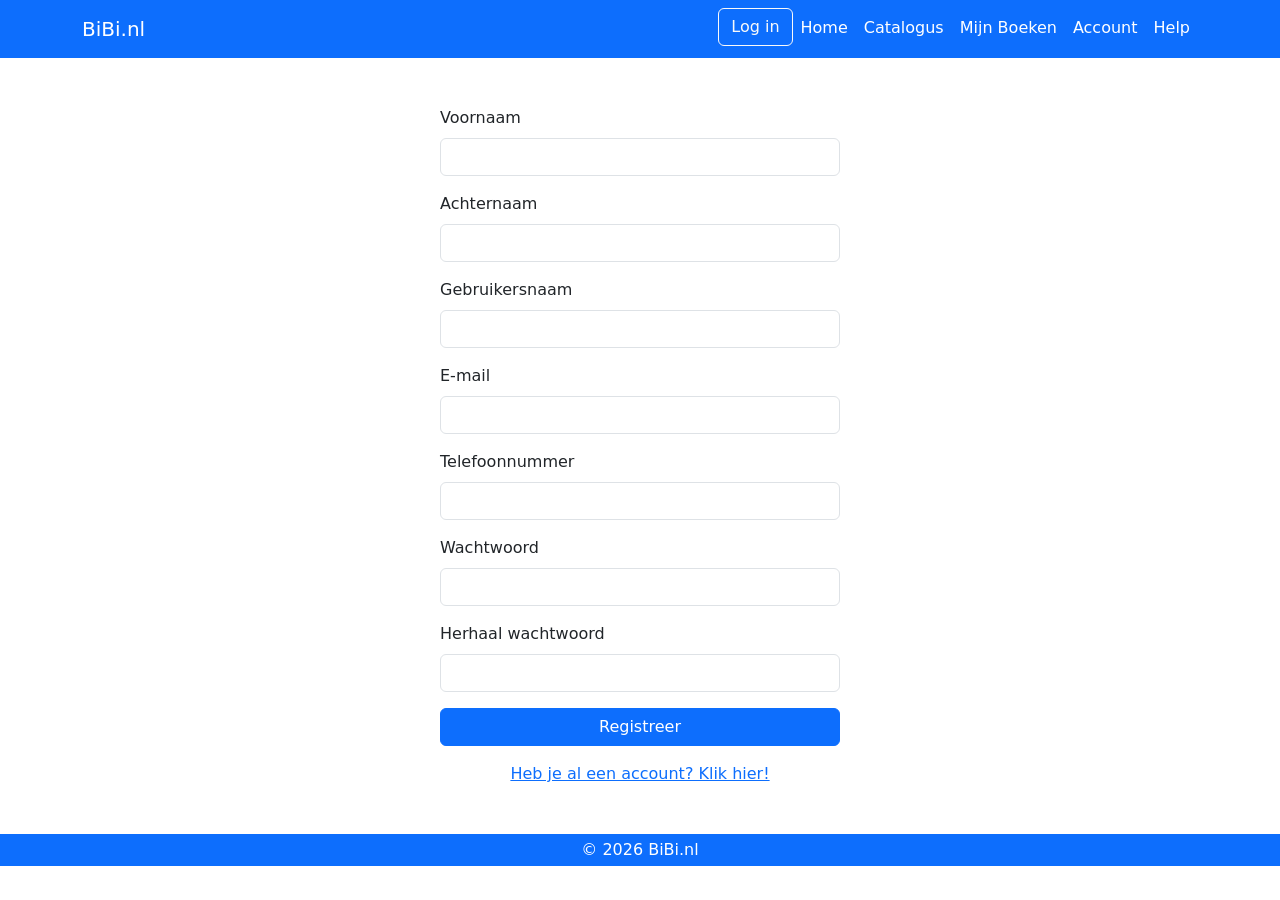
<file: frontend/register.html>
<!DOCTYPE html>
<html lang="nl">
<head>
  <meta charset="UTF-8">
  <meta name="viewport" content="width=device-width, initial-scale=1.0">
  <title>Register - BiBi.nl</title>
  <link href="https://cdn.jsdelivr.net/npm/bootstrap@5.3.8/dist/css/bootstrap.min.css" rel="stylesheet">
  <link rel="stylesheet" href="css/style.css">
</head>
<body>

<!-- Navbar -->
<nav class="navbar navbar-expand-lg navbar-dark bg-primary">
  <div class="container">
    <a class="navbar-brand" href="index.html">BiBi.nl</a>
    <button class="navbar-toggler" data-bs-toggle="collapse" data-bs-target="#menu">
      <span class="navbar-toggler-icon"></span>
    </button>
    <div class="collapse navbar-collapse" id="menu">
      <ul class="navbar-nav ms-auto">
        <li class="nav-item ms-3">
          <a href="#" class="btn btn-outline-light" data-bs-toggle="modal" data-bs-target="#loginModal">Log in</a>
        </li>
        <li class="nav-item"><a class="nav-link text-white" href="index.html">Home</a></li>
        <li class="nav-item"><a class="nav-link text-white" href="catalog.html">Catalogus</a></li>
        <li class="nav-item"><a class="nav-link text-white" href="mybooks.html">Mijn Boeken</a></li>
        <li class="nav-item"><a class="nav-link text-white" href="account.html">Account</a></li>
        <li class="nav-item"><a class="nav-link text-white" href="help.html">Help</a></li>
      </ul>
    </div>
  </div>
</nav>

<!-- Register Form -->
<section class="container my-5">
  <div class="mx-auto" style="max-width: 400px;">
    <form onsubmit="registreer(event)">
      <div class="mb-3">
        <label class="form-label">Voornaam</label>
        <input type="text" id="voornaam" class="form-control" required>
      </div>
      <div class="mb-3">
        <label class="form-label">Achternaam</label>
        <input type="text" id="achternaam"class="form-control" required>
      </div>
      <div class="mb-3">
        <label class="form-label">Gebruikersnaam</label>
        <input type="text" id="gebruikersnaam"class="form-control" required>
      </div>
      <div class="mb-3">
        <label class="form-label">E-mail</label>
        <input type="email" id="email" class="form-control" required>
      </div>
      <div class="mb-3">
        <label class="form-label">Telefoonnummer</label>
        <input type="text" id="telefoonnummer" class="form-control">
      </div>
      <div class="mb-3">
        <label class="form-label">Wachtwoord</label>
        <input type="password" id="wachtwoord" class="form-control" required>
      </div>
      <div class="mb-3">
        <label class="form-label">Herhaal wachtwoord</label>
        <input type="password" id="wachtwoord_herhaald" class="form-control" required>
      </div>
      <button type="submit" class="btn btn-primary w-100">Registreer</button>
      <a href="#" class="d-block text-center text-primary mt-3" data-bs-toggle="modal" data-bs-target="#loginModal">Heb je al een account? Klik hier!</a>
    </form>
  </div>
</section>

<!-- Login Modal -->
<div class="modal fade" id="loginModal" tabindex="-1">
  <div class="modal-dialog">
    <div class="modal-content">
      <div class="modal-header">
        <h5 class="modal-title">Inloggen</h5>
        <button type="button" class="btn-close" data-bs-dismiss="modal"></button>
      </div>
      <div class="modal-body">
        <form>
          <div class="mb-3">
            <label class="form-label">Gebruikersnaam/E-mail</label>
            <input type="text" class="form-control">
          </div>
          <div class="mb-3">
            <label class="form-label">Wachtwoord</label>
            <input type="password" class="form-control">
          </div>
          <button type="submit" class="btn btn-primary w-100">Inloggen</button>
          <a href="register.html" class="d-block text-center text-primary mt-3">Nog geen account? Klik hier!</a>
          <a href="lostpassword.html" class="d-block text-center text-primary mt-3">Wachtwoord vergeten?</a>
        </form>
      </div>
    </div>
  </div>
</div>

<!-- Footer -->
<footer class="footer text-center p-1">
  <p class="mb-0">© 2026 BiBi.nl</p>
</footer>

<script src="https://cdn.jsdelivr.net/npm/bootstrap@5.3.8/dist/js/bootstrap.bundle.min.js"></script>
<script src="js/register.js"></script>
</body>
</html>
</file>
<file: css/style.css>
/* =========================
   GLOBAL
   ========================= */

html,
body {
  margin: 0;
  min-height: 100vh;
}

body {
  display: flex;
  flex-direction: column;
  background-color: #f8f9fa;
}

/* =========================
   LAYOUT
   ========================= */

main {
  flex: 1;
}

.footer {
  margin-top: auto;
  background-color: #0d6efd;
  color: white;
}

/* =========================
   NAVIGATION
   ========================= */

.nav-link {
  transition: 0.3s ease;
  border-bottom: 2px solid transparent;
}

.nav-link:hover,
.nav-link:focus {
  border-bottom: 2px solid rgba(255,255,255,0.5);
}

.navbar-nav .nav-link.active {
  color: #e0e0e0;
  border-bottom: 2px solid white;
}

/* =========================
   LINKS
   ========================= */

.log-in,
.register {
  text-decoration: none;
}

.log-in:hover,
.register:hover {
  text-decoration: underline;
}

/* =========================
   BUTTONS
   ========================= */

.btn {
  transition: all 0.2s ease;
}

.btn:hover {
  transform: translateY(-1px);
}

/* =========================
   CATALOG
   ========================= */

.catalog-container {
  padding: 0 15px;
}

/* =========================
   BOOK CARDS
   ========================= */

.book-card {
  border-radius: 12px;
  overflow: hidden;
  transition:
    transform 0.2s ease,
    box-shadow 0.2s ease;

  cursor: pointer;
  background-color: #fff;
  border: none;
}

.book-card:hover {
  transform: translateY(-5px);
  box-shadow: 0 8px 20px rgba(0,0,0,0.15);
}

.book-card img {
  width: 100%;
  height: 260px;
  object-fit: contain;
  background: #fff;
  padding: 10px;
}

.book-card-body {
  padding: 15px;
}

.book-card-title {
  font-size: 1.2rem;
  font-weight: 600;
  margin-bottom: 5px;
}

.book-card-author {
  font-size: 0.9rem;
  color: #6c757d;
  margin-bottom: 10px;
}

/* =========================
   BOOK MODAL
   ========================= */

#bookModal .modal-content {
  border-radius: 24px;
  overflow: hidden;
  border: none;
  box-shadow: 0 20px 40px rgba(0,0,0,0.2);
}

#bookModal .modal-header {
  padding: 24px 24px 0 24px;
  border-bottom: none;
}

#bookModal .modal-title {
  font-weight: 700;
  font-size: clamp(1.3rem, 4vw, 1.8rem);
}

#bookModal .modal-body {
  padding: 24px;
}

#bookModal .modal-footer {
  padding: 0 24px 24px 24px;
  border-top: none;
}

#bookModal .modal-footer .btn {
  border-radius: 12px;
  padding: 10px 22px;
  font-weight: 600;
}

#modalImage {
  max-height: 500px;
  width: auto;
  object-fit: contain;
  border-radius: 16px;
  transition: transform 0.3s ease;
  cursor: zoom-in;

  box-shadow: 0 10px 25px rgba(0,0,0,0.15);
}

#showFront,
#showBack {
  border-radius: 999px;
  padding: 6px 16px;
}

#bookModal .modal-body .row {
  padding: 8px 0;
  border-bottom: 1px solid #f1f1f1;
}

#bookModal .modal-body .row:last-child {
  border-bottom: none;
}

/* Modal animation */

.modal.fade .modal-dialog {
  transform: scale(0.95);
  transition: transform 0.25s ease-out;
}

.modal.show .modal-dialog {
  transform: scale(1);
}

/* =========================
   ACCORDION
   ========================= */

.accordion {
  --bs-accordion-border-width: 0;
  --bs-accordion-bg: transparent;
}

.accordion-item {
  border: none;
  margin-bottom: 12px;
  border-radius: 14px;
  overflow: hidden;

  background: #fff;

  box-shadow:
    0 6px 18px rgba(0, 0, 0, 0.08);
}

.accordion-button {
  background: #fff;
  color: #212529;

  font-weight: 600;
  font-size: 1rem;

  padding: 18px;

  box-shadow: none !important;
}

.accordion-button:not(.collapsed) {
  background: #0d6efd;
  color: #fff;
}

.accordion-button:focus {
  box-shadow: none !important;
}

.accordion-button::after {
  transition: transform 0.2s ease;
}

.accordion-body {
  background: #f8f9fa;
  padding: 18px;

  font-size: 0.95rem;
  line-height: 1.6;

  color: #333;
}

/* =========================
   PAGE: HOMEPAGE
   ========================= */

.home-page .hero {
  background-image:
    linear-gradient(
      rgba(0,0,0,0.65),
      rgba(0,0,0,0.65)
    ),
    url("../images/boekenkast-home-achtergrond.jpeg");

  background-size: cover;
  background-position: center;
  background-repeat: no-repeat;

  min-height: 100vh;

  display: flex;
  align-items: center;
  justify-content: center;

  text-align: center;
  color: white;

  padding: 40px 20px;
}

.home-page .hero-title {
  font-size: clamp(2.5rem, 6vw, 4.5rem);
  font-weight: bold;
  line-height: 1.2;
}

.home-page .title-highlight {
  background: linear-gradient(45deg, #0d6efd, #66b2ff);

  background-clip: text;
  -webkit-background-clip: text;
  -webkit-text-fill-color: transparent;
}

.home-page .hero-subtitle {
  font-size: clamp(1.2rem, 2.5vw, 1.6rem);

  color: rgba(255,255,255,0.9);

  margin-bottom: 25px;
}

.home-page .btn-primary {
  border-radius: 30px;
  padding: 12px 28px;
}

.home-page .btn-primary:hover {
  box-shadow: 0 8px 20px rgba(0,0,0,0.3);
}

.home-page .hero .card {
  border-radius: 16px;
  border: none;

  transition: all 0.3s ease;
}

.home-page .hero .card:hover {
  transform: translateY(-5px);

  box-shadow:
    0 10px 25px rgba(0,0,0,0.25);
}

.home-page .hero .card h3 {
  font-size: 1.2rem;
  margin-bottom: 15px;
}

/* =========================
   PAGE: HELP
   ========================= */

.help-page .contact-card {
  border: none;
  border-radius: 18px;

  transition:
    transform 0.2s ease,
    box-shadow 0.2s ease;
}

.help-page .contact-card:hover {
  transform: translateY(-4px);

  box-shadow:
    0 8px 22px rgba(0,0,0,0.12);
}

.help-page .contact-card h4 {
  font-size: 1.2rem;
}

/* =========================
   PAGE: REGISTER
   ========================= */

.register-page section {
  display: flex;
  align-items: center;
  justify-content: center;

  padding: 40px 20px;
}

.register-page form {
  width: 100%;
  max-width: 500px;

  background: #fff;

  padding: 32px;

  border-radius: 18px;

  box-shadow:
    0 8px 24px rgba(0,0,0,0.08);
}

.register-page .form-control {
  border-radius: 10px;
  padding: 10px 14px;
}

.register-page .btn-primary {
  border-radius: 12px;
  padding: 10px;
  font-weight: 600;
}

.register-page .invalid-feedback {
  font-size: 0.9rem;
}

.register-page form a {
  text-decoration: none;
}

.register-page form a:hover {
  text-decoration: underline;
}

.register-box {
  max-width: 420px;
  margin: 0 auto;
}

/* =========================
   PAGE: LOST PASSWORD
   ========================= */

.lostpassword-page section {
  display: flex;
  align-items: center;
  justify-content: center;

  padding: 40px 20px;
}

.lostpassword-page form {
  width: 100%;
  max-width: 500px;

  background: #fff;

  padding: 32px;

  border-radius: 18px;

  box-shadow:
    0 8px 24px rgba(0,0,0,0.08);
}

.lostpassword-page .form-control {
  border-radius: 10px;
  padding: 10px 14px;
}

.lostpassword-page .btn-primary {
  border-radius: 12px;
  padding: 10px;
  font-weight: 600;
}

.lostpassword-box {
  max-width: 420px;
  margin: 0 auto;
}

/* =========================
   ANIMATIONS
   ========================= */

main,
section {
  animation: fadeInUp 0.5s ease;
}

@keyframes fadeInUp {
  from {
    opacity: 0;
    transform: translateY(25px);
  }

  to {
    opacity: 1;
    transform: translateY(0);
  }
}
</file>
<file: frontend/css/style.css>
/* =========================
   GLOBAL (used everywhere)
   ========================= */

/* Footer */
.footer {
  background-color: #0d6efd;
  color: white;
}

/* Navigation */
.nav-link {
  transition: 0.3s ease;
  border-bottom: 2px solid transparent;
}

.nav-link:hover,
.nav-link:focus {
  border-bottom: 2px solid rgba(255,255,255,0.5);
}

.navbar-nav .nav-link.active {
  color: #e0e0e0;
  border-bottom: 2px solid white;
}

/* Links */
.log-in,
.register {
  text-decoration: none;
}

.log-in:hover,
.register:hover {
  text-decoration: underline;
}


/* =========================
   COMPONENTS (reusable)
   ========================= */

/* Catalog */
.catalog-container {
  max-height: 600px;
  overflow-y: auto;
  padding: 0 15px;
}

/* Book card's */
.book-card {
  border-radius: 12px;
  overflow: hidden;
  transition: transform 0.2s ease, box-shadow 0.2s ease;
  cursor: pointer;
  background-color: #f8f9fa;
}

.book-card:hover {
  transform: translateY(-5px);
  box-shadow: 0 8px 20px rgba(0,0,0,0.2);
}

.book-card img {
  width: 100%;
  height: 200px;
  object-fit: cover;
}

.book-card-body {
  padding: 15px;
}

.book-card-title {
  font-size: 1.2rem;
  font-weight: 600;
  margin-bottom: 5px;
}

.book-card-author {
  font-size: 0.9rem;
  color: #6c757d;
  margin-bottom: 10px;
}


/* =========================
   PAGE: HOMEPAGE ONLY
   ========================= */

.home-page .hero {
  background-image: linear-gradient(
      rgba(0, 0, 0, 0.65),
      rgba(0, 0, 0, 0.65)
    ),
    url("../images/boekenkast-home-achtergrond.jpeg");

  background-size: cover;
  background-position: center;
  background-repeat: no-repeat;

  min-height: 100vh;

  display: flex;
  align-items: center;
  justify-content: center;

  text-align: center;
  color: white;
  padding: 40px 20px;
}

/* Hero text */
.home-page .hero-title {
  font-size: clamp(2.5rem, 6vw, 4.5rem);
  font-weight: bold;
  line-height: 1.2;
}

.home-page .title-highlight {
  background: linear-gradient(45deg, #0d6efd, #66b2ff);
  background-clip: text;
  -webkit-background-clip: text;
  -webkit-text-fill-color: transparent;
}

.home-page .hero-subtitle {
  font-size: clamp(1.2rem, 2.5vw, 1.6rem);
  color: rgba(255, 255, 255, 0.9);
  margin-bottom: 25px;
}

/* Hero button */
.home-page .btn-primary {
  border-radius: 30px;
  padding: 12px 28px;
  transition: all 0.3s ease;
}

.home-page .btn-primary:hover {
  transform: translateY(-2px);
  box-shadow: 0 8px 20px rgba(0,0,0,0.3);
}

/* Hero cards */
.home-page .hero .card {
  border-radius: 16px;
  border: none;
  transition: all 0.3s ease;
}

.home-page .hero .card:hover {
  transform: translateY(-5px);
  box-shadow: 0 10px 25px rgba(0,0,0,0.25);
}

.home-page .hero .card h3 {
  font-size: 1.2rem;
  margin-bottom: 15px;
}

/* Animation */
.home-page .container {
  animation: fadeInUp 1s ease;
}


/* =========================
   ANIMATIONS
   ========================= */

@keyframes fadeInUp {
  from {
    opacity: 0;
    transform: translateY(25px);
  }
  to {
    opacity: 1;
    transform: translateY(0);
  }
}
</file>
